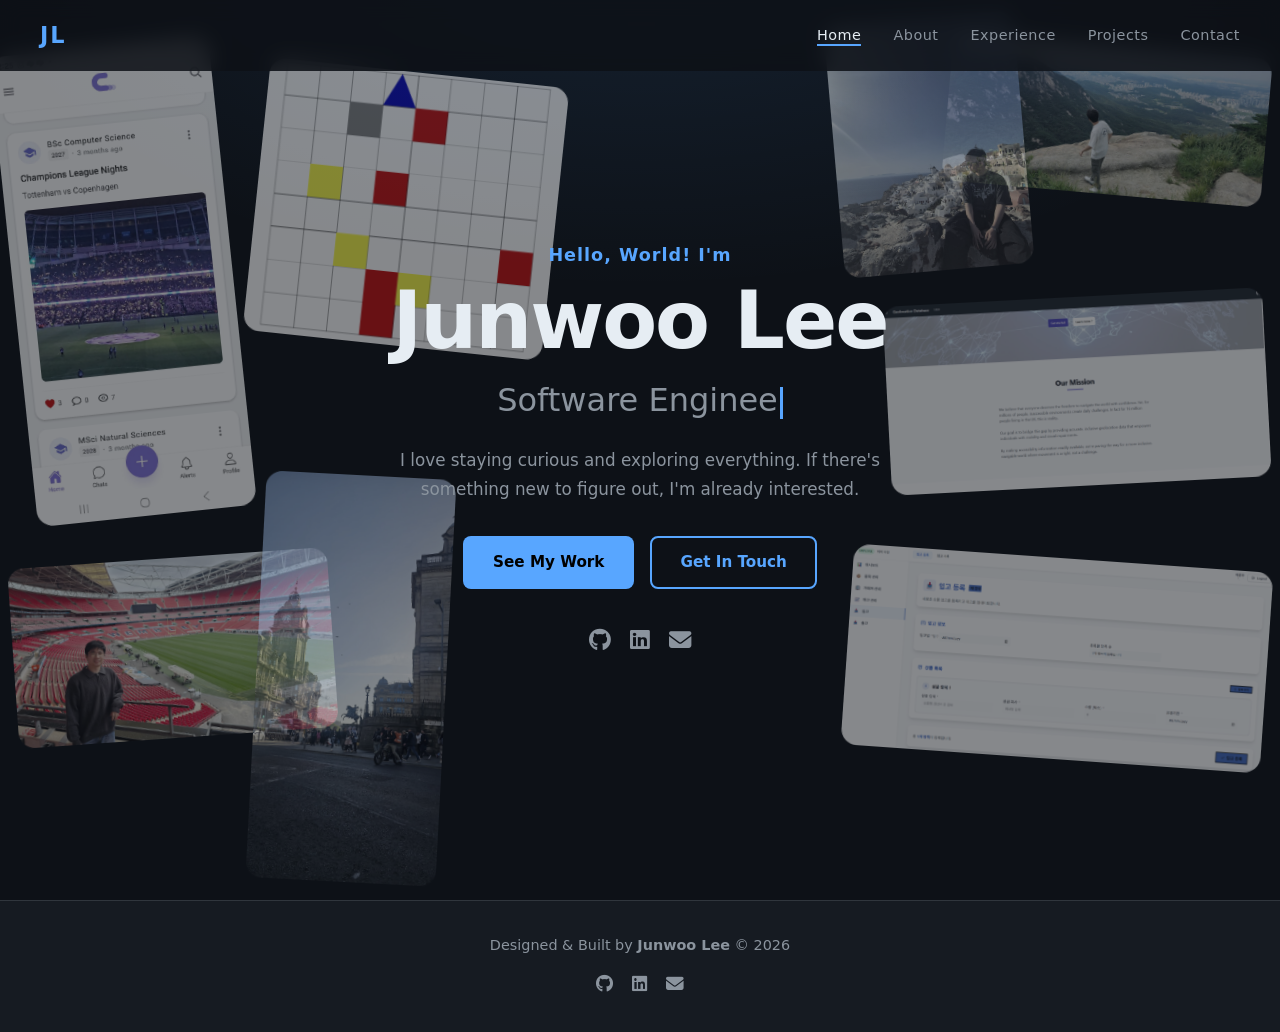
<file: index.html>
<!DOCTYPE html>
<html lang="en">
  <head>
    <meta charset="UTF-8" />
    <meta name="viewport" content="width=device-width, initial-scale=1.0" />
    <title>Junwoo Lee | Home</title>
    <link rel="stylesheet" href="style.css" />
    <link
      rel="stylesheet"
      href="https://cdnjs.cloudflare.com/ajax/libs/font-awesome/6.5.0/css/all.min.css"
    />
  </head>
  <body>
    <!-- ──────────────── NAVBAR ──────────────── -->
    <nav id="navbar">
      <div class="nav-logo">JL</div>
      <ul class="nav-links">
        <li><a href="index.html">Home</a></li>
        <li><a href="about.html">About</a></li>
        <li><a href="experience.html">Experience</a></li>
        <li><a href="projects.html">Projects</a></li>
        <li><a href="contact.html">Contact</a></li>
      </ul>
      <button class="hamburger" id="hamburger" aria-label="Toggle menu">
        <span></span><span></span><span></span>
      </button>
    </nav>

    <!-- ──────────────── HERO ──────────────── -->
    <section id="hero">
      <!-- floating background images -->
      <div class="hero-bg-images" aria-hidden="true">
        <img src="images/Conni_screenshot_1.jpeg"  class="bg-img bg-img--1" alt="" />
        <img src="images/harbour_marine_2.png"  class="bg-img bg-img--2" alt="" />
        <img src="images/travel_3.jpeg"          class="bg-img bg-img--3" alt="" />
        <img src="images/travel_5.jpeg"          class="bg-img bg-img--4" alt="" />
        <img src="images/sys_eng_2.png"          class="bg-img bg-img--5" alt="" />
        <img src="images/C_coursework.png"       class="bg-img bg-img--6" alt="" />
        <img src="images/travel_2.jpeg"          class="bg-img bg-img--7" alt="" />
        <img src="images/travel_1.jpeg"          class="bg-img bg-img--8" alt="" />
      </div>
      <div class="hero-content">
        <p class="hero-greeting">Hello, World! I'm</p>
        <h1 class="hero-name">Junwoo Lee</h1>
        <h2 class="hero-title typing" id="typing-target"></h2>
        <p class="hero-sub">
          I love staying curious and exploring everything.
          If there's something new to figure out, I'm already interested.
        </p>
        <div class="hero-buttons">
          <a href="projects.html" class="btn btn-primary">See My Work</a>
          <a href="contact.html" class="btn btn-outline">Get In Touch</a>
        </div>
        <div class="hero-socials">
          <a
            href="https://github.com/ericlee913"
            target="_blank"
            aria-label="GitHub"
            ><i class="fa-brands fa-github"></i
          ></a>
          <a
            href="https://www.linkedin.com/in/junwoo-leee/"
            target="_blank"
            aria-label="LinkedIn"
            ><i class="fa-brands fa-linkedin"></i
          ></a>
          <a href="mailto:ljunwoo33@gmail.com" aria-label="Email"
            ><i class="fa-solid fa-envelope"></i
          ></a>
        </div>
      </div>
    </section>

    <!-- ──────────────── FOOTER ──────────────── -->
    <footer>
      <p>
        Designed &amp; Built by <strong>Junwoo Lee</strong> &copy;
        <span id="year"></span>
      </p>
      <div class="footer-socials">
        <a href="https://github.com/ericlee913" target="_blank"
          ><i class="fa-brands fa-github"></i
        ></a>
        <a href="https://www.linkedin.com/in/junwoo-leee/" target="_blank"
          ><i class="fa-brands fa-linkedin"></i
        ></a>
        <a href="mailto:ljunwoo33@gmail.com"
          ><i class="fa-solid fa-envelope"></i
        ></a>
      </div>
    </footer>

    <script src="script.js"></script>
  </body>
</html>
</file>
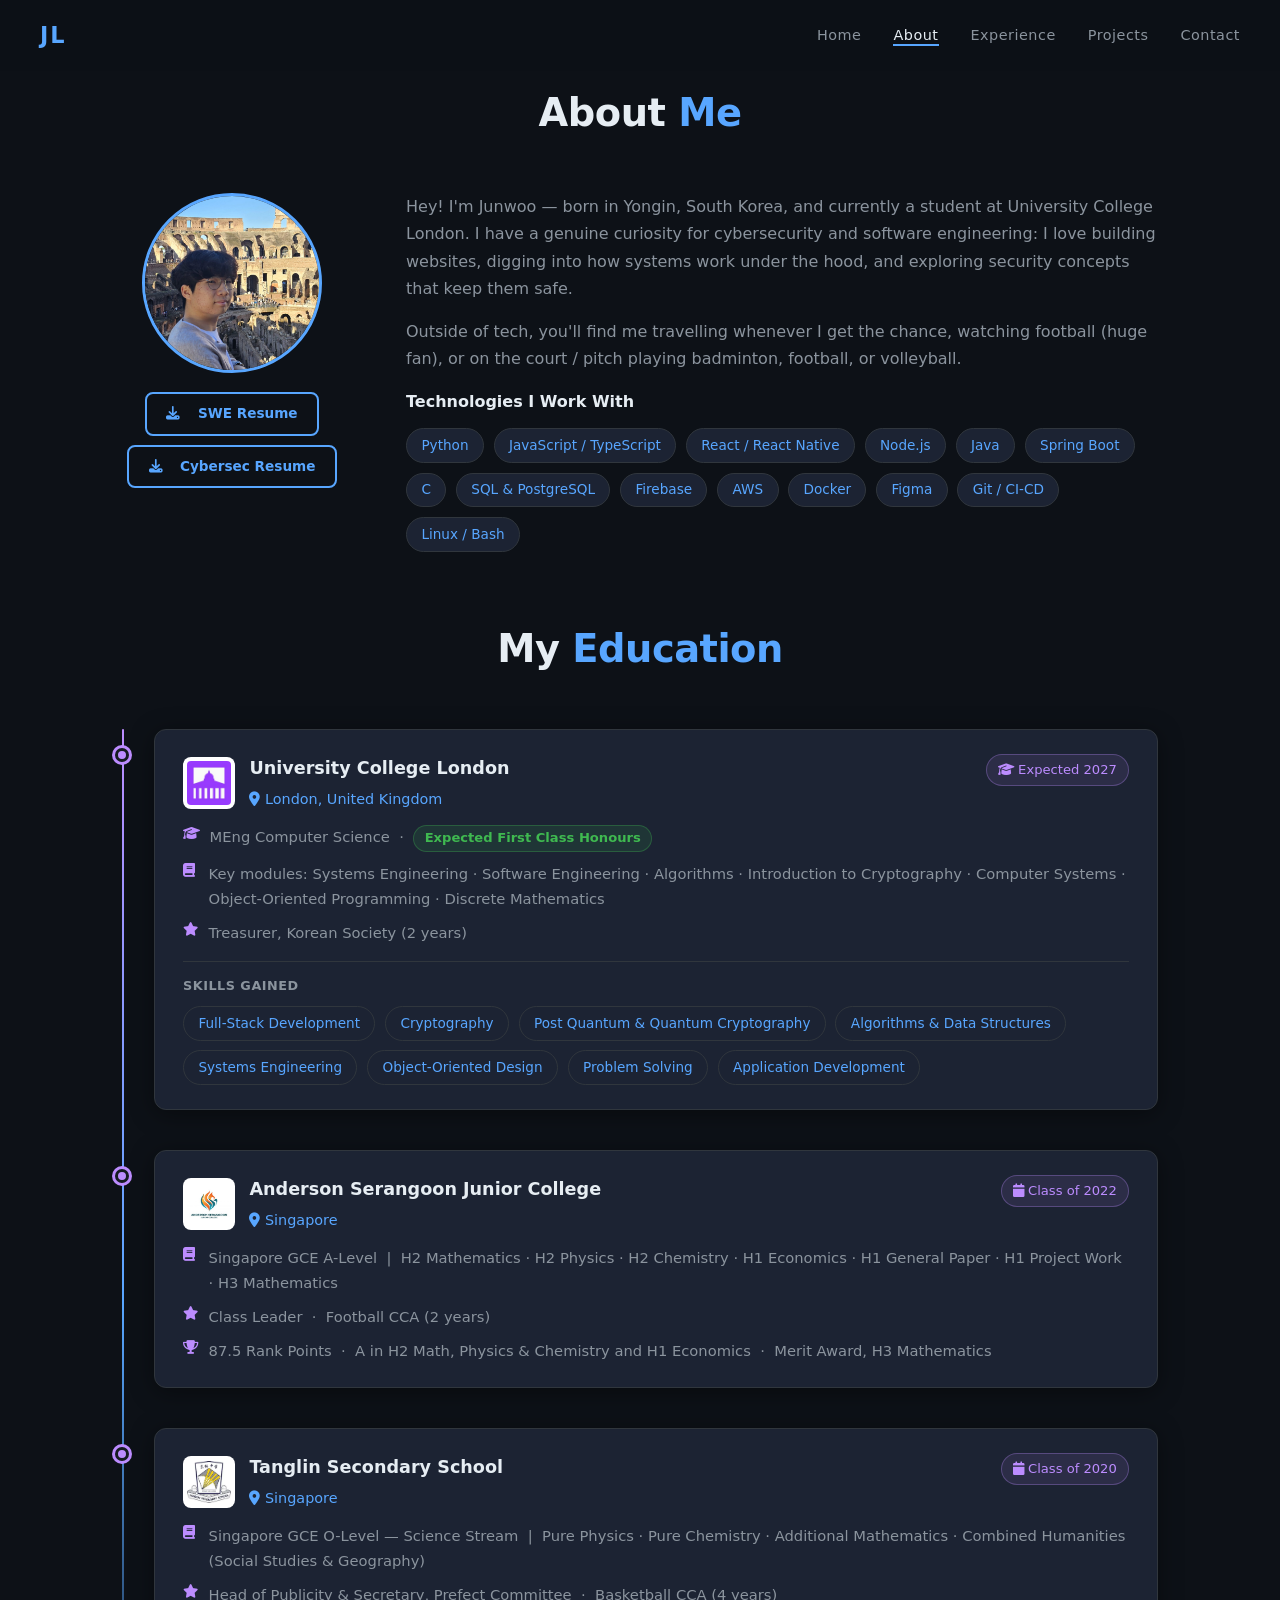
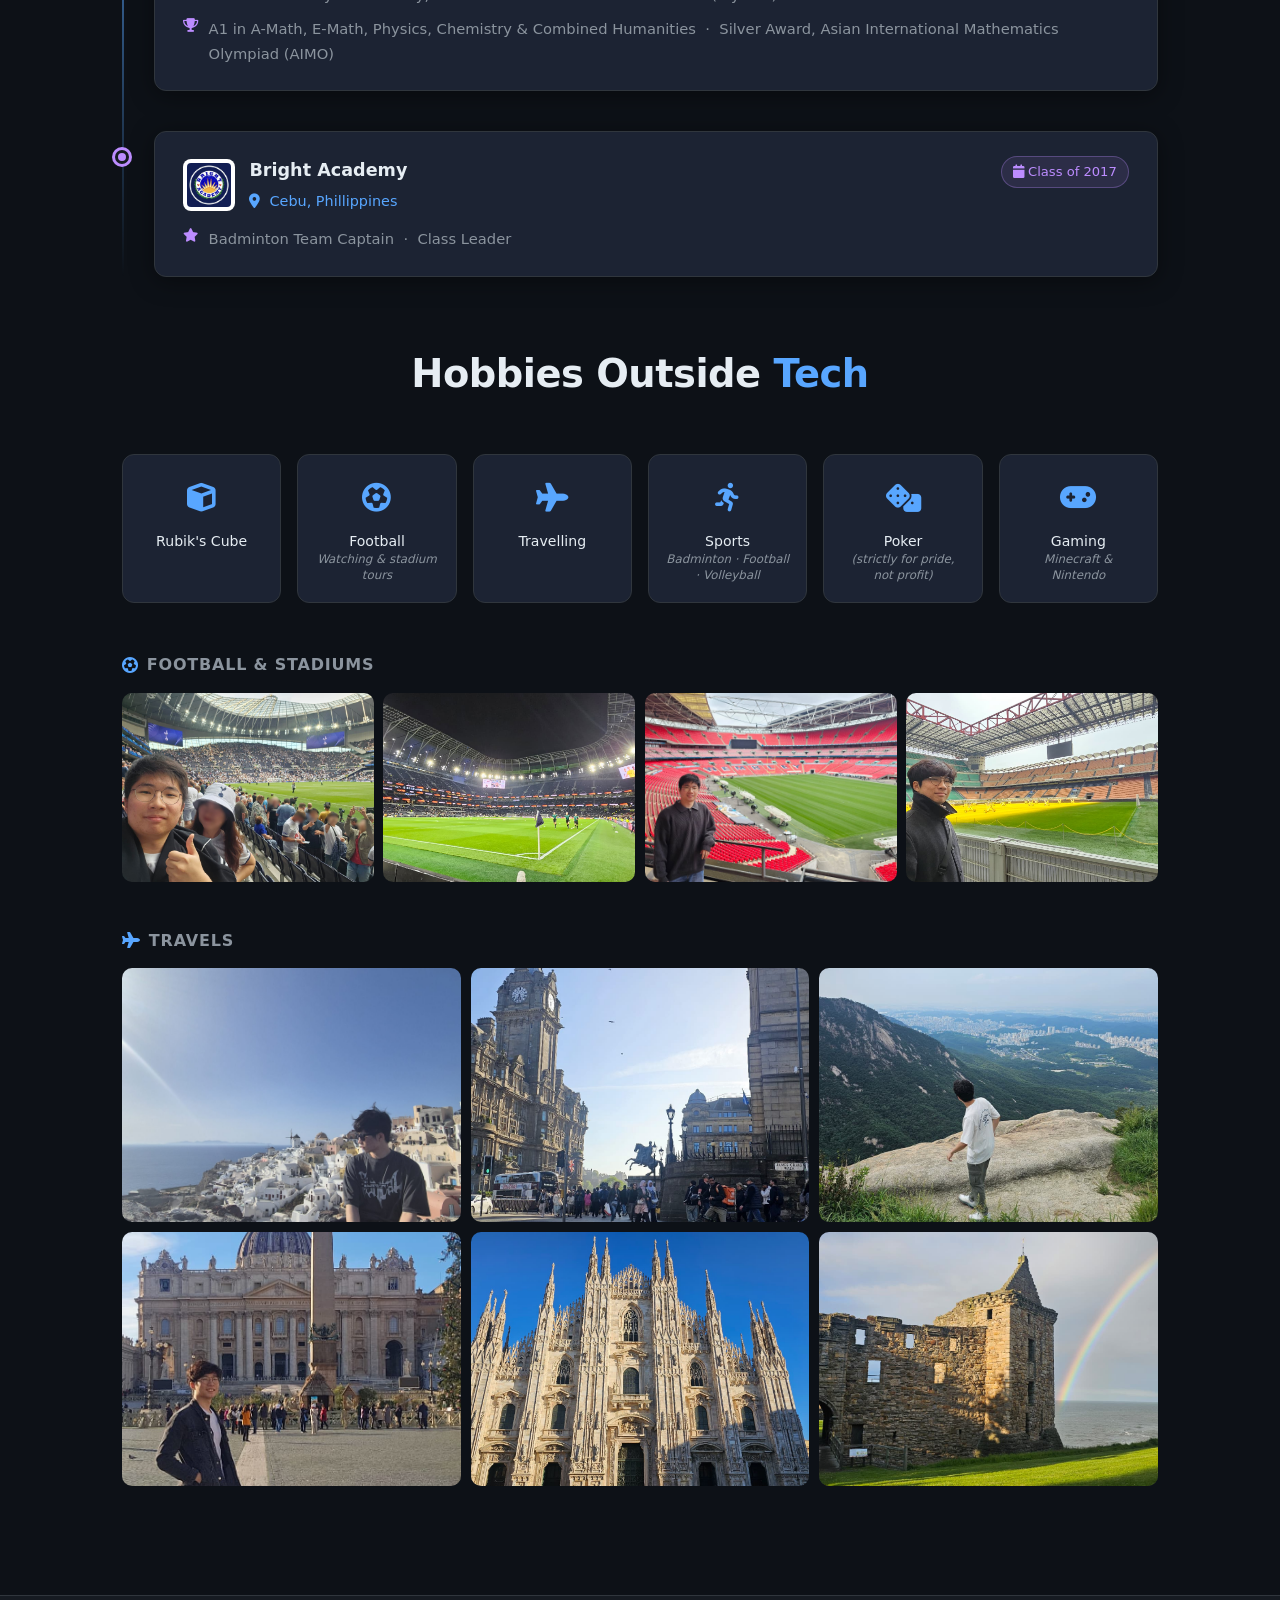
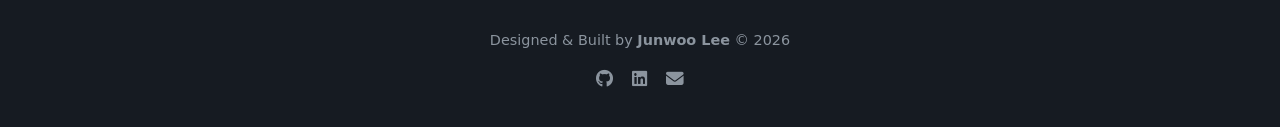
<file: about.html>
<!DOCTYPE html>
<html lang="en">
  <head>
    <meta charset="UTF-8" />
    <meta name="viewport" content="width=device-width, initial-scale=1.0" />
    <title>Junwoo Lee | About</title>
    <link rel="stylesheet" href="style.css" />
    <link
      rel="stylesheet"
      href="https://cdnjs.cloudflare.com/ajax/libs/font-awesome/6.5.0/css/all.min.css"
    />
  </head>
  <body>
    <!-- ──────────────── NAVBAR ──────────────── -->
    <nav id="navbar">
      <div class="nav-logo">JL</div>
      <ul class="nav-links">
        <li><a href="index.html">Home</a></li>
        <li><a href="about.html">About</a></li>
        <li><a href="experience.html">Experience</a></li>
        <li><a href="projects.html">Projects</a></li>
        <li><a href="contact.html">Contact</a></li>
      </ul>
      <button class="hamburger" id="hamburger" aria-label="Toggle menu">
        <span></span><span></span><span></span>
      </button>
    </nav>

    <!-- ──────────────── PAGE CONTENT ──────────────── -->
    <main class="page">
      <div class="container">

        <!-- ── BIO ── -->
        <h2 class="section-title">About <span>Me</span></h2>
        <div class="about-grid reveal">
          <div class="about-avatar">
            <img src="images/Eric.jpg" alt="Junwoo Lee" class="avatar-img" />
            <div class="about-resume-btns">
              <a href="Resume_SWE.pdf" target="_blank" rel="noopener" class="btn btn-outline btn-sm"><i class="fa-solid fa-download"></i>&nbsp; SWE Resume</a>
              <a href="Resume_Cybersecurity.pdf" target="_blank" rel="noopener" class="btn btn-outline btn-sm"><i class="fa-solid fa-download"></i>&nbsp; Cybersec Resume</a>
            </div>
          </div>
          <div class="about-text">
            <p>
              Hey! I'm Junwoo — born in Yongin, South Korea, and currently a
              student at University College London. I have a genuine curiosity
              for cybersecurity and software engineering: I love building
              websites, digging into how systems work under the hood, and
              exploring security concepts that keep them safe.
            </p>
            <p>
              Outside of tech, you'll find me travelling whenever I get the
              chance, watching football (huge fan), or on the court / pitch
              playing badminton, football, or volleyball.
            </p>
            <div class="skills">
              <h3>Technologies I Work With</h3>
              <ul class="skills-list">
                <li>Python</li>
                <li>JavaScript / TypeScript</li>
                <li>React / React Native</li>
                <li>Node.js</li>
                <li>Java</li>
                <li>Spring Boot</li>
                <li>C</li>
                <li>SQL &amp; PostgreSQL</li>
                <li>Firebase</li>
                <li>AWS</li>
                <li>Docker</li>
                <li>Figma</li>
                <li>Git / CI-CD</li>
                <li>Linux / Bash</li>
              </ul>
            </div>
          </div>
        </div>

        <!-- ── EDUCATION ── -->
        <h2 class="section-title" style="margin-top:4rem;">My <span>Education</span></h2>
        <div class="timeline edu-timeline">

          <!-- University College London -->
          <div class="timeline-item reveal">
            <div class="timeline-dot edu-dot"></div>
            <div class="timeline-card">
              <div class="timeline-header">
                <div class="edu-title-row">
                  <img src="images/university_college_london_logo.jpg" alt="UCL logo" class="edu-logo" />
                  <div>
                    <h3 class="job-title">University College London</h3>
                    <p class="job-company">
                      <i class="fa-solid fa-location-dot"></i>&nbsp;London, United Kingdom
                    </p>
                  </div>
                </div>
                <span class="job-date edu-badge">
                  <i class="fa-solid fa-graduation-cap"></i>&nbsp;Expected 2027
                </span>
              </div>
              <ul class="edu-details">
                <li>
                  <i class="fa-solid fa-graduation-cap"></i>
                  <span>MEng Computer Science &nbsp;&middot;&nbsp; <span class="honour-badge">Expected First Class Honours</span></span>
                </li>
                <li>
                  <i class="fa-solid fa-book"></i>
                  <span>Key modules: Systems Engineering &middot; Software Engineering &middot; Algorithms &middot; Introduction to Cryptography &middot; Computer Systems &middot; Object-Oriented Programming &middot;  Discrete Mathematics</span>
                </li>
                <li>
                  <i class="fa-solid fa-star"></i>
                  <span>Treasurer, Korean Society (2 years)</span>
                </li>
              </ul>
              <div class="edu-skills">
                <p class="edu-skills-label">Skills Gained</p>
                <ul class="skills-list">
                  <li>Full-Stack Development</li>
                  <li>Cryptography</li>
                  <li>Post Quantum  & Quantum Cryptography</li>
                  <li>Algorithms &amp; Data Structures</li>
                  <li>Systems Engineering</li>
                  <li>Object-Oriented Design</li>
                  <li>Problem Solving</li>
                  <li>Application Development</li>
                </ul>
              </div>
            </div>
          </div>

          <!-- Anderson Serangoon JC -->
          <div class="timeline-item reveal">
            <div class="timeline-dot edu-dot"></div>
            <div class="timeline-card">
              <div class="timeline-header">
                <div class="edu-title-row">
                  <img src="images/Anderson_serangoon_logo.png" alt="ASRJC logo" class="edu-logo" />
                  <div>
                    <h3 class="job-title">Anderson Serangoon Junior College</h3>
                    <p class="job-company">
                      <i class="fa-solid fa-location-dot"></i>&nbsp;Singapore
                    </p>
                  </div>
                </div>
                <span class="job-date edu-badge">
                  <i class="fa-solid fa-calendar"></i>&nbsp;Class of 2022
                </span>
              </div>
              <ul class="edu-details">
                <li>
                  <i class="fa-solid fa-book"></i>
                  <span>Singapore GCE A-Level &nbsp;|&nbsp; H2 Mathematics &middot; H2 Physics &middot; H2 Chemistry &middot; H1 Economics &middot; H1 General Paper &middot; H1 Project Work &middot; H3 Mathematics</span>
                </li>
                <li>
                  <i class="fa-solid fa-star"></i>
                  <span>Class Leader &nbsp;&middot;&nbsp; Football CCA (2 years)</span>
                </li>
                <li>
                  <i class="fa-solid fa-trophy"></i>
                  <span>87.5 Rank Points &nbsp;&middot;&nbsp; A in H2 Math, Physics &amp; Chemistry and H1 Economics &nbsp;&middot;&nbsp; Merit Award, H3 Mathematics</span>
                </li>
              </ul>
            </div>
          </div>

          <!-- Tanglin Secondary -->
          <div class="timeline-item reveal">
            <div class="timeline-dot edu-dot"></div>
            <div class="timeline-card">
              <div class="timeline-header">
                <div class="edu-title-row">
                  <img src="images/Tanglin_secondary_logo.webp" alt="Tanglin logo" class="edu-logo" />
                  <div>
                    <h3 class="job-title">Tanglin Secondary School</h3>
                    <p class="job-company">
                      <i class="fa-solid fa-location-dot"></i>&nbsp;Singapore
                    </p>
                  </div>
                </div>
                <span class="job-date edu-badge">
                  <i class="fa-solid fa-calendar"></i>&nbsp;Class of 2020
                </span>
              </div>
              <ul class="edu-details">
                <li>
                  <i class="fa-solid fa-book"></i>
                  <span>Singapore GCE O-Level &mdash; Science Stream &nbsp;|&nbsp; Pure Physics &middot; Pure Chemistry &middot; Additional Mathematics &middot; Combined Humanities (Social Studies &amp; Geography)</span>
                </li>
                <li>
                  <i class="fa-solid fa-star"></i>
                  <span>Head of Publicity &amp; Secretary, Prefect Committee &nbsp;&middot;&nbsp; Basketball CCA (4 years)</span>
                </li>
                <li>
                  <i class="fa-solid fa-trophy"></i>
                  <span>A1 in A-Math, E-Math, Physics, Chemistry &amp; Combined Humanities &nbsp;&middot;&nbsp; Silver Award, Asian International Mathematics Olympiad (AIMO)</span>
                </li>
              </ul>
            </div>
          </div>

          <!-- Bright Academy Primary -->
          <div class="timeline-item reveal">
            <div class="timeline-dot edu-dot"></div>
            <div class="timeline-card">
              <div class="timeline-header">
                <div class="edu-title-row">
                  <img src="images/Bright_Academy_logo.webp" alt="Bright Academy logo" class="edu-logo" />
                  <div>
                    <h3 class="job-title">Bright Academy</h3>
                    <p class="job-company">
                      <i class="fa-solid fa-location-dot"></i>&nbsp; Cebu, Phillippines
                    </p>
                  </div>
                </div>
                <span class="job-date edu-badge">
                  <i class="fa-solid fa-calendar"></i>&nbsp;Class of 2017
                </span>
              </div>
              <ul class="edu-details">
                <li>
                  <i class="fa-solid fa-star"></i>
                  <span>Badminton Team Captain &nbsp;&middot;&nbsp; Class Leader</span>
                </li>
              </ul>
            </div>
          </div>

        </div>

        <!-- ── HOBBIES ── -->
        <h2 class="section-title" style="margin-top:4rem;">Hobbies Outside <span>Tech</span></h2>

        <!-- Hobby icon cards -->
        <div class="hobbies-grid reveal">
          <div class="hobby-card">
            <span class="hobby-icon"><i class="fa-solid fa-cube"></i></span>
            <span class="hobby-label">Rubik's Cube</span>
          </div>
          <div class="hobby-card">
            <span class="hobby-icon"><i class="fa-solid fa-futbol"></i></span>
            <span class="hobby-label">Football<span class="hobby-note">Watching &amp; stadium tours</span></span>
          </div>
          <div class="hobby-card">
            <span class="hobby-icon"><i class="fa-solid fa-plane"></i></span>
            <span class="hobby-label">Travelling</span>
          </div>
          <div class="hobby-card">
            <span class="hobby-icon"><i class="fa-solid fa-person-running"></i></span>
            <span class="hobby-label">Sports<span class="hobby-note">Badminton · Football · Volleyball</span></span>
          </div>
          <div class="hobby-card">
            <span class="hobby-icon"><i class="fa-solid fa-dice"></i></span>
            <span class="hobby-label">Poker<span class="hobby-note">(strictly for pride, not profit)</span></span>
          </div>
          <div class="hobby-card">
            <span class="hobby-icon"><i class="fa-solid fa-gamepad"></i></span>
            <span class="hobby-label">Gaming<span class="hobby-note">Minecraft &amp; Nintendo</span></span>
          </div>
        </div>

        <!-- Football & Stadiums photos -->
        <div class="hobby-photo-section reveal">
          <h3 class="hobby-category-title"><i class="fa-solid fa-futbol"></i> Football &amp; Stadiums</h3>
          <div class="hobby-photo-grid">
            <div class="hobby-photo-wrap"><img src="images/travel_6.jpeg" alt="Watching football" /></div>
            <div class="hobby-photo-wrap"><img src="images/travel_9.jpeg" alt="Watching football" /></div>
            <div class="hobby-photo-wrap"><img src="images/travel_5.jpeg" alt="Football stadium" /></div>
            <div class="hobby-photo-wrap"><img src="images/travel_7.jpeg" alt="Football stadium" /></div>
          </div>
        </div>

        <!-- Travel photos -->
        <div class="hobby-photo-section reveal">
          <h3 class="hobby-category-title"><i class="fa-solid fa-plane"></i> Travels</h3>
          <div class="hobby-photo-grid hobby-photo-grid--wide">
            <div class="hobby-photo-wrap"><img src="images/travel_1.jpeg" alt="Travel" /></div>
            <div class="hobby-photo-wrap"><img src="images/travel_2.jpeg" alt="Travel" /></div>
            <div class="hobby-photo-wrap"><img src="images/travel_3.jpeg" alt="Travel" /></div>
            <div class="hobby-photo-wrap"><img src="images/travel_4.jpeg" alt="Travel" /></div>
            <div class="hobby-photo-wrap"><img src="images/travel_8.jpeg" alt="Travel" /></div>
            <div class="hobby-photo-wrap"><img src="images/travel_10.jpeg" alt="Travel" /></div>
          </div>
        </div>

      </div>
    </main>

    <!-- ──────────────── FOOTER ──────────────── -->
    <footer>
      <p>
        Designed &amp; Built by <strong>Junwoo Lee</strong> &copy;
        <span id="year"></span>
      </p>
      <div class="footer-socials">
        <a href="https://github.com/ericlee913" target="_blank"
          ><i class="fa-brands fa-github"></i
        ></a>
        <a href="https://www.linkedin.com/in/junwoo-leee/" target="_blank"
          ><i class="fa-brands fa-linkedin"></i
        ></a>
        <a href="mailto:ljunwoo33@gmail.com"
          ><i class="fa-solid fa-envelope"></i
        ></a>
      </div>
    </footer>

    <script src="script.js"></script>
  </body>
</html>
</file>
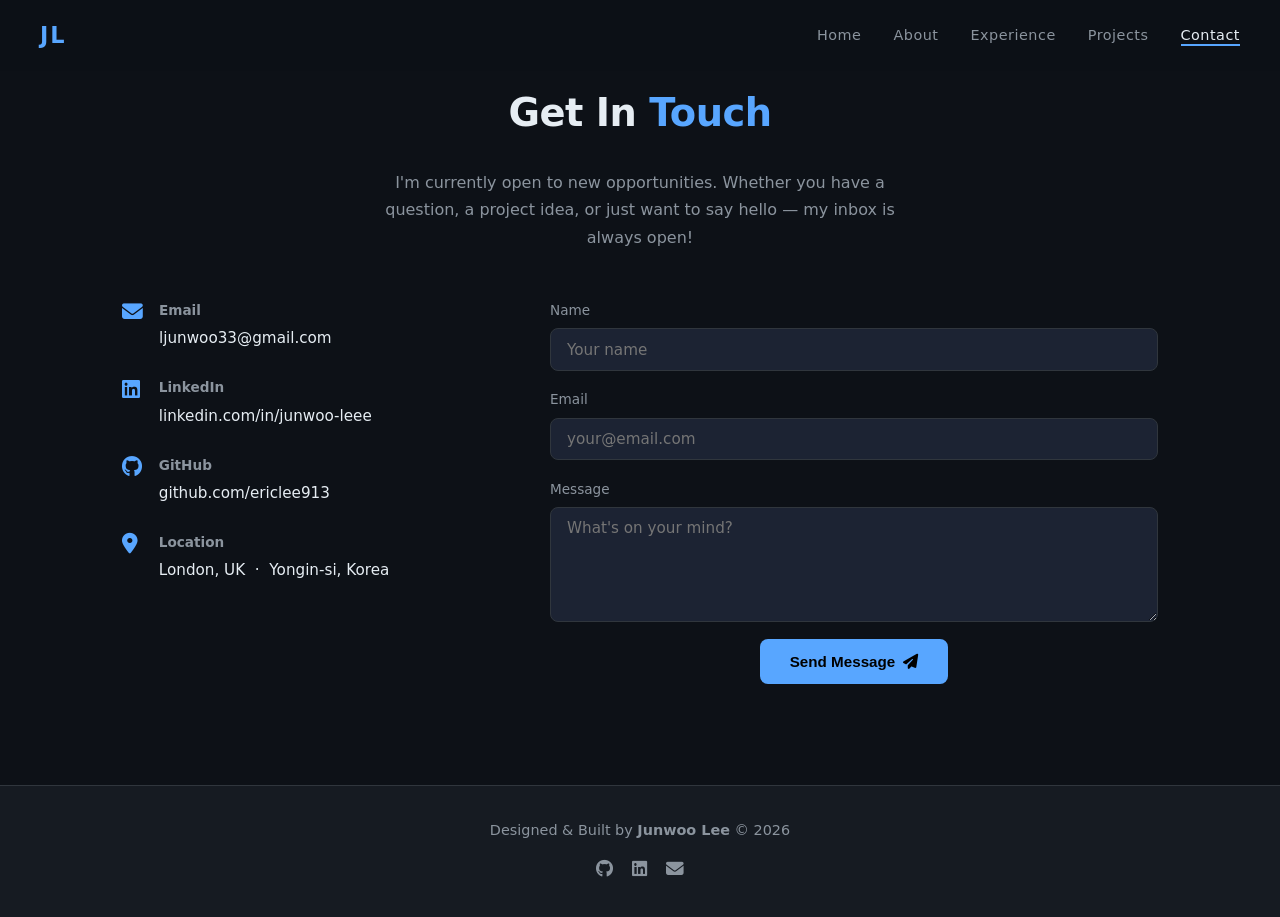
<file: contact.html>
<!DOCTYPE html>
<html lang="en">
  <head>
    <meta charset="UTF-8" />
    <meta name="viewport" content="width=device-width, initial-scale=1.0" />
    <title>Junwoo Lee | Contact</title>
    <link rel="stylesheet" href="style.css" />
    <link
      rel="stylesheet"
      href="https://cdnjs.cloudflare.com/ajax/libs/font-awesome/6.5.0/css/all.min.css"
    />
  </head>
  <body>
    <!-- ──────────────── NAVBAR ──────────────── -->
    <nav id="navbar">
      <div class="nav-logo">JL</div>
      <ul class="nav-links">
        <li><a href="index.html">Home</a></li>
        <li><a href="about.html">About</a></li>
        <li><a href="experience.html">Experience</a></li>
        <li><a href="projects.html">Projects</a></li>
        <li><a href="contact.html">Contact</a></li>
      </ul>
      <button class="hamburger" id="hamburger" aria-label="Toggle menu">
        <span></span><span></span><span></span>
      </button>
    </nav>

    <!-- ──────────────── PAGE CONTENT ──────────────── -->
    <main class="page">
      <div class="container contact-container">
        <h2 class="section-title">Get In <span>Touch</span></h2>
        <p class="contact-lead">
          I'm currently open to new opportunities. Whether you have a question,
          a project idea, or just want to say hello — my inbox is always open!
        </p>
        <div class="contact-grid reveal">
          <div class="contact-info">
            <div class="contact-item">
              <i class="fa-solid fa-envelope"></i>
              <div>
                <h4>Email</h4>
                <a href="mailto:ljunwoo33@gmail.com">ljunwoo33@gmail.com</a>
              </div>
            </div>
            <div class="contact-item">
              <i class="fa-brands fa-linkedin"></i>
              <div>
                <h4>LinkedIn</h4>
                <a href="https://linkedin.com/in/junwoo-leee" target="_blank"
                  >linkedin.com/in/junwoo-leee</a
                >
              </div>
            </div>
            <div class="contact-item">
              <i class="fa-brands fa-github"></i>
              <div>
                <h4>GitHub</h4>
                <a href="https://github.com/ericlee913" target="_blank"
                  >github.com/ericlee913</a
                >
              </div>
            </div>
            <div class="contact-item">
              <i class="fa-solid fa-location-dot"></i>
              <div>
                <h4>Location</h4>
                <span>London, UK &nbsp;&middot;&nbsp; Yongin-si, Korea</span>
              </div>
            </div>
          </div>

          <form class="contact-form" id="contact-form">
            <div class="form-group">
              <label for="name">Name</label>
              <input
                type="text"
                id="name"
                name="name"
                placeholder="Your name"
                required
              />
            </div>
            <div class="form-group">
              <label for="email">Email</label>
              <input
                type="email"
                id="email"
                name="email"
                placeholder="your@email.com"
                required
              />
            </div>
            <div class="form-group">
              <label for="message">Message</label>
              <textarea
                id="message"
                name="message"
                rows="5"
                placeholder="What's on your mind?"
                required
              ></textarea>
            </div>
            <button type="submit" class="btn btn-primary">
              Send Message <i class="fa-solid fa-paper-plane"></i>
            </button>
            <p class="form-note" id="form-status"></p>
          </form>
        </div>
      </div>
    </main>

    <!-- ──────────────── FOOTER ──────────────── -->
    <footer>
      <p>
        Designed &amp; Built by <strong>Junwoo Lee</strong> &copy;
        <span id="year"></span>
      </p>
      <div class="footer-socials">
        <a href="https://github.com/ericlee913" target="_blank"
          ><i class="fa-brands fa-github"></i
        ></a>
        <a href="https://linkedin.com/in/junwoo-leee" target="_blank"
          ><i class="fa-brands fa-linkedin"></i
        ></a>
        <a href="mailto:ljunwoo33@gmail.com"
          ><i class="fa-solid fa-envelope"></i
        ></a>
      </div>
    </footer>

    <script src="script.js"></script>
  </body>
</html>
</file>
<file: style.css>
/* ════════════════════════════════════════
   ROOT & RESET
════════════════════════════════════════ */
:root {
  --bg:        #0d1117;
  --bg-alt:    #161b22;
  --card:      #1c2333;
  --border:    #30363d;
  --accent:    #58a6ff;
  --accent2:   #bc8cff;
  --text:      #e6edf3;
  --text-muted:#8b949e;
  --success:   #3fb950;
  --radius:    12px;
  --shadow:    0 4px 24px rgba(0,0,0,0.4);
  --transition:0.3s ease;
  --font:      'Segoe UI', system-ui, sans-serif;
}

*, *::before, *::after { box-sizing: border-box; margin: 0; padding: 0; }

html { scroll-behavior: smooth; font-size: 16px; }

body {
  font-family: var(--font);
  background: var(--bg);
  color: var(--text);
  line-height: 1.7;
  overflow-x: hidden;
}

a { color: var(--accent); text-decoration: none; transition: color var(--transition); }
a:hover { color: var(--accent2); }
ul { list-style: none; }
img { max-width: 100%; display: block; }

/* ════════════════════════════════════════
   UTILITIES
════════════════════════════════════════ */
.container {
  max-width: 1100px;
  margin: 0 auto;
  padding: 0 2rem;
}

.section { padding: 6rem 0; }
.section-alt { background: var(--bg-alt); }

.section-title {
  font-size: clamp(1.8rem, 4vw, 2.4rem);
  font-weight: 700;
  margin-bottom: 3rem;
  text-align: center;
  letter-spacing: -0.5px;
}
.section-title span { color: var(--accent); }

/* Buttons */
.btn {
  display: inline-flex;
  align-items: center;
  gap: 0.5rem;
  padding: 0.75rem 1.75rem;
  border-radius: 8px;
  font-weight: 600;
  font-size: 0.95rem;
  cursor: pointer;
  transition: all var(--transition);
  border: 2px solid transparent;
}
.btn-primary {
  background: var(--accent);
  color: #000;
}
.btn-primary:hover {
  background: transparent;
  border-color: var(--accent);
  color: var(--accent);
}
.btn-outline {
  background: transparent;
  border-color: var(--accent);
  color: var(--accent);
}
.btn-outline:hover {
  background: var(--accent);
  color: #000;
}
.btn-sm { padding: 0.5rem 1.2rem; font-size: 0.85rem; }

/* Reveal animation
   Content is visible by default.
   When JS runs it adds .js-animate to <body>, which re-hides elements
   so the IntersectionObserver can fade them in cleanly. */
.reveal {
  transition: opacity 0.6s ease, transform 0.6s ease;
}
body.js-animate .reveal {
  opacity: 0;
  transform: translateY(28px);
}
body.js-animate .reveal.visible {
  opacity: 1;
  transform: translateY(0);
}

/* ════════════════════════════════════════
   NAVBAR
════════════════════════════════════════ */
#navbar {
  position: fixed;
  top: 0; left: 0; right: 0;
  z-index: 1000;
  display: flex;
  align-items: center;
  justify-content: space-between;
  padding: 1rem 2.5rem;
  background: rgba(13, 17, 23, 0.85);
  backdrop-filter: blur(10px);
  border-bottom: 1px solid transparent;
  transition: border-color var(--transition), padding var(--transition);
}
#navbar.scrolled {
  border-bottom-color: var(--border);
  padding: 0.7rem 2.5rem;
}
.nav-logo {
  font-size: 1.4rem;
  font-weight: 800;
  color: var(--accent);
  letter-spacing: 2px;
}
.nav-links {
  display: flex;
  gap: 2rem;
}
.nav-links a {
  color: var(--text-muted);
  font-weight: 500;
  font-size: 0.9rem;
  letter-spacing: 0.5px;
  position: relative;
}
.nav-links a::after {
  content: '';
  position: absolute;
  bottom: -3px; left: 0;
  width: 0; height: 2px;
  background: var(--accent);
  transition: width var(--transition);
}
.nav-links a:hover, .nav-links a.active { color: var(--text); }
.nav-links a:hover::after, .nav-links a.active::after { width: 100%; }

/* Hamburger */
.hamburger {
  display: none;
  flex-direction: column;
  gap: 5px;
  background: none;
  border: none;
  cursor: pointer;
  padding: 4px;
}
.hamburger span {
  display: block;
  width: 25px; height: 2px;
  background: var(--text);
  transition: all var(--transition);
  border-radius: 2px;
}
.hamburger.open span:nth-child(1) { transform: translateY(7px) rotate(45deg); }
.hamburger.open span:nth-child(2) { opacity: 0; }
.hamburger.open span:nth-child(3) { transform: translateY(-7px) rotate(-45deg); }

/* ════════════════════════════════════════
   HERO
════════════════════════════════════════ */
#hero {
  min-height: 100vh;
  display: flex;
  flex-direction: column;
  justify-content: center;
  align-items: center;
  text-align: center;
  padding: 0 max(2rem, 8vw);
  position: relative;
  background:
    radial-gradient(ellipse 80% 60% at 50% -10%, rgba(88,166,255,0.12) 0%, transparent 70%),
    var(--bg);
}
.hero-content { max-width: 720px; text-align: center; }
.hero-greeting {
  color: var(--accent);
  font-size: 1.1rem;
  font-weight: 600;
  margin-bottom: 0.4rem;
  letter-spacing: 1px;
}
.hero-name {
  font-size: clamp(2.8rem, 7vw, 5rem);
  font-weight: 800;
  line-height: 1.1;
  letter-spacing: -2px;
  margin-bottom: 0.5rem;
}
.hero-title {
  font-size: clamp(1.3rem, 3vw, 2rem);
  font-weight: 500;
  color: var(--text-muted);
  min-height: 2.5rem;
  margin-bottom: 1.2rem;
}
.hero-title .cursor {
  display: inline-block;
  width: 3px;
  height: 1em;
  background: var(--accent);
  margin-left: 2px;
  animation: blink 1s step-end infinite;
  vertical-align: text-bottom;
}
@keyframes blink { 50% { opacity: 0; } }

.hero-sub {
  color: var(--text-muted);
  font-size: 1.05rem;
  max-width: 540px;
  margin-bottom: 2rem;
}
.hero-buttons { display: flex; gap: 1rem; flex-wrap: wrap; margin-bottom: 2rem; justify-content: center; }
.hero-socials { display: flex; gap: 1.2rem; justify-content: center; }
.hero-socials a {
  font-size: 1.4rem;
  color: var(--text-muted);
  transition: color var(--transition), transform var(--transition);
}
.hero-socials a:hover { color: var(--accent); transform: translateY(-3px); }

/* scroll hint removed — multi-page layout */

/* ════════════════════════════════════════
   MULTI-PAGE WRAPPER
════════════════════════════════════════ */
@keyframes pageIn {
  from { opacity: 0; transform: translateY(18px); }
  to   { opacity: 1; transform: translateY(0); }
}

.page {
  min-height: calc(100vh - 64px - 80px); /* viewport minus navbar & footer */
  padding: 5rem 0 4rem;
  animation: pageIn 0.45s ease both;
}

/* ════════════════════════════════════════
   HERO FLOATING BACKGROUND IMAGES
════════════════════════════════════════ */
.hero-bg-images {
  position: absolute;
  inset: 0;
  overflow: hidden;
  pointer-events: none;
  z-index: 0;
}

.bg-img {
  position: absolute;
  border-radius: 16px;
  opacity: 0.50;
  filter:  grayscale(30%);
  width: 280px;
  height: auto;
  will-change: transform;
}

/* individual placement & animation
   Left column:  Conni (top) · C_coursework (mid) · travel_5 (bottom)
   Right column: travel_3 (top) · sys_eng (mid) · harbour_marine (bottom)
   Center edges: travel_1 (top-center) · travel_2 (bottom-center)        */

.bg-img--1 {          /* Conni — portrait */
  width: 220px;
  top: 5%;
  left: 1%;
  transform: rotate(-6deg);
  animation: floatA 14s ease-in-out infinite;
}
.bg-img--2 {          /* harbour_marine — bottom-right */
  width: 420px;
  top: 62%;
  right: 1%;
  transform: rotate(4deg);
  animation: floatB 17s ease-in-out infinite;
}
.bg-img--3 {          /* travel_3 — top-right */
  width: 320px;
  top: 5%;
  right: 1%;
  transform: rotate(5deg);
  animation: floatC 13s ease-in-out infinite;
}
.bg-img--4 {          /* travel_5 — bottom-left */
  width: 320px;
  top: 62%;
  left: 1%;
  transform: rotate(-4deg);
  animation: floatA 16s ease-in-out infinite reverse;
}
.bg-img--5 {          /* sys_eng — mid-right */
  width: 380px;
  top: 33%;
  right: 1%;
  transform: rotate(-3deg);
  animation: floatD 18s ease-in-out infinite;
}
.bg-img--6 {          /* C_coursework — top-left, next to Conni */
  width: 300px;
  top: 8%;
  left: 20%;
  transform: rotate(6deg);
  animation: floatB 15s ease-in-out infinite reverse;
}
.bg-img--7 {          /* travel_2 — portrait, bottom-center pushed to side */
  width: 190px;
  bottom: 2%;
  left: 20%;
  transform: rotate(3deg);
  animation: floatC 16s ease-in-out infinite reverse;
}
.bg-img--8 {          /* travel_1 — portrait, top-center pushed to side */
  width: 190px;
  top: 2%;
  right: 20%;
  transform: rotate(-5deg);
  animation: floatD 14s ease-in-out infinite reverse;
}

@keyframes floatA {
  0%, 100% { transform: rotate(-6deg) translateY(0px)   translateX(0px);  }
  33%       { transform: rotate(-4deg) translateY(-14px) translateX(6px);  }
  66%       { transform: rotate(-8deg) translateY(8px)  translateX(-5px); }
}
@keyframes floatB {
  0%, 100% { transform: rotate(4deg)  translateY(0px)   translateX(0px);  }
  40%       { transform: rotate(6deg)  translateY(12px)  translateX(-7px); }
  70%       { transform: rotate(2deg)  translateY(-10px) translateX(5px);  }
}
@keyframes floatC {
  0%, 100% { transform: rotate(5deg)  translateY(0px)   translateX(0px);  }
  50%       { transform: rotate(3deg)  translateY(-16px) translateX(8px);  }
}
@keyframes floatD {
  0%, 100% { transform: rotate(-3deg) translateY(0px)   translateX(0px);  }
  45%       { transform: rotate(-5deg) translateY(14px)  translateX(-6px); }
  80%       { transform: rotate(-1deg) translateY(-8px)  translateX(4px);  }
}

/* make sure hero text sits above the images */
.hero-content { position: relative; z-index: 1; }

/* ════════════════════════════════════════
   ABOUT
════════════════════════════════════════ */
.about-grid {
  display: grid;
  grid-template-columns: 220px 1fr;
  gap: 4rem;
  align-items: start;
}
.about-avatar {
  display: flex;
  flex-direction: column;
  align-items: center;
  gap: 1.2rem;
}
.avatar-placeholder {
  width: 180px; height: 180px;
  border-radius: 50%;
  background: var(--card);
  border: 3px solid var(--accent);
  display: flex;
  align-items: center;
  justify-content: center;
  font-size: 5rem;
  color: var(--text-muted);
}
/* swap avatar-placeholder with <img class="avatar-img"> when you have a photo */
.avatar-img {
  width: 180px; height: 180px;
  border-radius: 50%;
  object-fit: cover;
  border: 3px solid var(--accent);
}
.about-resume-btns {
  display: flex;
  flex-direction: column;
  gap: 0.6rem;
  width: 100%;
  align-items: center;
}
.about-text p { color: var(--text-muted); margin-bottom: 1rem; }
.skills h3 { font-size: 1rem; margin-bottom: 0.8rem; color: var(--text); }
.skills-list {
  display: flex;
  flex-wrap: wrap;
  gap: 0.6rem;
}
.skills-list li {
  background: var(--card);
  border: 1px solid var(--border);
  color: var(--accent);
  padding: 0.3rem 0.9rem;
  border-radius: 20px;
  font-size: 0.85rem;
  font-weight: 500;
  transition: all var(--transition);
}
.skills-list li:hover {
  background: var(--accent);
  color: #000;
  border-color: var(--accent);
}

/* ════════════════════════════════════════
   EXPERIENCE / TIMELINE
════════════════════════════════════════ */
.timeline {
  position: relative;
  padding-left: 2rem;
}
.timeline::before {
  content: '';
  position: absolute;
  left: 0; top: 0; bottom: 0;
  width: 2px;
  background: linear-gradient(to bottom, var(--accent), var(--accent2), transparent);
  border-radius: 2px;
}
.timeline-item {
  position: relative;
  margin-bottom: 2.5rem;
}
.timeline-dot {
  position: absolute;
  left: -2.45rem; top: 1.2rem;
  width: 14px; height: 14px;
  border-radius: 50%;
  background: var(--accent);
  border: 3px solid var(--bg-alt);
  box-shadow: 0 0 0 3px var(--accent);
}
.timeline-card {
  background: var(--card);
  border: 1px solid var(--border);
  border-radius: var(--radius);
  padding: 1.5rem 1.75rem;
  box-shadow: var(--shadow);
  transition: border-color var(--transition), transform var(--transition);
}
.timeline-card:hover {
  border-color: var(--accent);
  transform: translateX(4px);
}
.timeline-header {
  display: flex;
  justify-content: space-between;
  align-items: flex-start;
  flex-wrap: wrap;
  gap: 0.5rem;
  margin-bottom: 0.8rem;
}
.job-title { font-size: 1.1rem; font-weight: 700; }
.job-company { color: var(--accent); font-size: 0.9rem; margin-top: 0.2rem; }
.job-date {
  font-size: 0.82rem;
  color: var(--text-muted);
  background: var(--bg-alt);
  border: 1px solid var(--border);
  padding: 0.25rem 0.7rem;
  border-radius: 20px;
  white-space: nowrap;
}
.job-bullets {
  list-style: disc;
  padding-left: 1.2rem;
  color: var(--text-muted);
  font-size: 0.92rem;
  margin-bottom: 1rem;
}
.job-bullets li { margin-bottom: 0.4rem; }
.job-tags { display: flex; flex-wrap: wrap; gap: 0.5rem; }
.job-tags span {
  font-size: 0.78rem;
  background: rgba(88,166,255,0.1);
  color: var(--accent);
  border: 1px solid rgba(88,166,255,0.25);
  padding: 0.2rem 0.7rem;
  border-radius: 4px;
}

/* ════════════════════════════════════════
   EXPERIENCE CARDS (clickable)
════════════════════════════════════════ */
.exp-card {
  cursor: pointer;
  transition: border-color var(--transition), box-shadow var(--transition), transform var(--transition);
}
.exp-card:hover {
  border-color: var(--accent);
  box-shadow: 0 0 0 1px var(--accent);
  transform: translateX(4px);
}
.exp-header-right {
  display: flex;
  align-items: center;
  gap: 0.7rem;
  flex-shrink: 0;
}
.exp-arrow {
  color: var(--text-muted);
  font-size: 0.85rem;
  transition: transform 0.25s ease, color 0.2s;
  flex-shrink: 0;
}
.exp-card:hover .exp-arrow {
  transform: translateX(4px);
  color: var(--accent);
}
/* Preview bullets shown on the card before clicking */
.card-preview {
  list-style: disc;
  padding-left: 1.2rem;
  margin: 0.7rem 0 0.8rem;
  color: var(--text-muted);
  font-size: 0.88rem;
  line-height: 1.6;
}
.card-preview li { margin-bottom: 0.2rem; }
/* IXN dot & badge */
.timeline-dot.ixn-dot {
  background: var(--accent2);
  box-shadow: 0 0 0 4px rgba(188,140,255,0.2);
}
.ixn-badge {
  font-size: 0.78rem;
  background: rgba(188,140,255,0.12);
  color: var(--accent2);
  border: 1px solid rgba(188,140,255,0.3);
  padding: 0.25rem 0.7rem;
  border-radius: 20px;
  white-space: nowrap;
}

/* ════════════════════════════════════════
   EXPERIENCE FULL-SCREEN PANEL
════════════════════════════════════════ */
.exp-panel {
  position: fixed;
  inset: 0;
  background: var(--bg);
  z-index: 999; /* below navbar (1000) so navbar stays on top */
  overflow-y: auto;
  transform: translateY(100%);
  transition: transform 0.5s cubic-bezier(0.4, 0, 0.2, 1);
}
.exp-panel.is-active {
  transform: translateY(0);
}
/* sticky top bar accounts for the fixed navbar height (~64px) */
.exp-panel-topbar {
  position: sticky;
  top: 0;
  z-index: 10;
  background: rgba(13,17,23,0.92);
  backdrop-filter: blur(10px);
  border-bottom: 1px solid var(--border);
  padding: 68px 2.5rem 0.9rem;  /* 68px pushes content below navbar */
}
.exp-panel-back {
  display: inline-flex;
  align-items: center;
  gap: 0.5rem;
  background: none;
  border: 1px solid var(--border);
  color: var(--text-muted);
  font-size: 0.88rem;
  padding: 0.4rem 0.9rem;
  border-radius: 6px;
  cursor: pointer;
  transition: border-color var(--transition), color var(--transition);
}
.exp-panel-back:hover {
  border-color: var(--accent);
  color: var(--accent);
}
.exp-panel-body {
  padding: 3rem 0 5rem;
}
.exp-panel-hero {
  margin-bottom: 2.5rem;
}
.exp-panel-title {
  font-size: clamp(1.8rem, 4vw, 2.6rem);
  font-weight: 800;
  margin: 0.5rem 0 0.4rem;
  line-height: 1.15;
}
.exp-panel-company {
  color: var(--accent);
  font-size: 1rem;
  margin-bottom: 1rem;
}
.exp-panel-divider {
  border: none;
  border-top: 1px solid var(--border);
  margin: 2rem 0;
}
.exp-panel-section {
  font-size: 0.8rem;
  font-weight: 700;
  letter-spacing: 0.08em;
  text-transform: uppercase;
  color: var(--text-muted);
  margin: 2rem 0 0.8rem;
}
.exp-panel-text {
  color: var(--text-muted);
  font-size: 0.97rem;
  line-height: 1.8;
}
.exp-panel-bullets {
  margin-top: 0.4rem;
}
/* photo grid inside panel */
.exp-panel-photos {
  display: flex;
  flex-direction: column;
  gap: 1.2rem;
  margin-top: 0.6rem;
}
.exp-panel-photo {
  border-radius: 10px;
  overflow: hidden;
  background: var(--card);
  width: 100%;
  max-width: 920px;
  margin: 0 auto;
}
.exp-panel-photo img {
  width: 100%;
  height: auto;
  display: block;
  border-radius: 10px;
  cursor: zoom-in;
  transition: opacity 0.2s;
}
.exp-panel-photo img:hover { opacity: 0.85; }

/* ── Paper Preview ── */
.paper-preview-link {
  display: block;
  text-decoration: none;
  margin-top: 0.8rem;
  max-width: 560px;
}
.paper-preview-wrap {
  position: relative;
  border-radius: 10px;
  overflow: hidden;
  border: 1px solid var(--border);
  cursor: pointer;
}
.paper-preview-img {
  width: 100%;
  display: block;
  transition: filter 0.3s ease, transform 0.3s ease;
}
.paper-preview-wrap:hover .paper-preview-img {
  filter: brightness(0.35);
  transform: scale(1.02);
}
.paper-preview-overlay {
  position: absolute;
  inset: 0;
  display: flex;
  flex-direction: column;
  align-items: center;
  justify-content: center;
  gap: 0.6rem;
  color: #fff;
  font-size: 1.1rem;
  font-weight: 600;
  opacity: 0;
  transition: opacity 0.3s ease;
  pointer-events: none;
}
.paper-preview-overlay i { font-size: 2.2rem; color: var(--accent); }
.paper-preview-wrap:hover .paper-preview-overlay { opacity: 1; }

/* ── Lightbox ── */
.lightbox-overlay {
  display: none;
  position: fixed;
  inset: 0;
  background: rgba(0,0,0,0.88);
  z-index: 2000;
  align-items: center;
  justify-content: center;
  padding: 1.5rem;
  cursor: zoom-out;
}
.lightbox-overlay.is-open { display: flex; }
.lightbox-overlay img {
  max-width: 90vw;
  max-height: 90vh;
  border-radius: 10px;
  object-fit: contain;
  box-shadow: 0 8px 48px rgba(0,0,0,0.6);
  cursor: default;
}
.lightbox-close {
  position: absolute;
  top: 1.2rem;
  right: 1.5rem;
  background: none;
  border: none;
  color: #fff;
  font-size: 2rem;
  cursor: pointer;
  line-height: 1;
  opacity: 0.8;
  transition: opacity 0.2s;
}
.lightbox-close:hover { opacity: 1; }
/* IXN sub-cards inside panel */
.ixn-sub-card {
  background: var(--card);
  border: 1px solid var(--border);
  border-radius: var(--radius);
  padding: 1.2rem 1.4rem;
  margin-bottom: 1rem;
}
.ixn-sub-header {
  display: flex;
  justify-content: space-between;
  align-items: flex-start;
  flex-wrap: wrap;
  gap: 0.5rem;
  margin-bottom: 0.8rem;
}

/* ════════════════════════════════════════
   PROJECTS
════════════════════════════════════════ */
.projects-grid {
  display: grid;
  grid-template-columns: repeat(auto-fill, minmax(260px, 1fr));
  gap: 1.5rem;
}
.project-card {
  background: var(--card);
  border: 1px solid var(--border);
  border-radius: var(--radius);
  padding: 1.5rem;
  display: flex;
  flex-direction: column;
  gap: 0.75rem;
  box-shadow: var(--shadow);
  transition: border-color var(--transition), transform var(--transition);
  position: relative;
}
.project-card::after {
  content: '\f061'; /* fa-arrow-right */
  font-family: 'Font Awesome 6 Free';
  font-weight: 900;
  position: absolute;
  bottom: 1.1rem;
  right: 1.2rem;
  font-size: 0.78rem;
  color: var(--text-muted);
  opacity: 0;
  transform: translateX(-4px);
  transition: opacity 0.2s ease, transform 0.2s ease, color 0.2s ease;
}
.project-card:hover {
  border-color: var(--accent);
  transform: translateY(-6px);
}
.project-card:hover::after {
  opacity: 1;
  transform: translateX(0);
  color: var(--accent);
}
.project-top {
  display: flex;
  justify-content: space-between;
  align-items: center;
}
.project-icon { font-size: 2rem; color: var(--accent); }
.project-links { display: flex; gap: 1rem; }
.project-links a {
  font-size: 1.1rem;
  color: var(--text-muted);
  transition: color var(--transition);
}
.project-links a:hover { color: var(--accent); }
.project-card h3 { font-size: 1.05rem; font-weight: 700; }
.project-card p { color: var(--text-muted); font-size: 0.9rem; flex: 1; }
.project-tags {
  display: flex;
  flex-wrap: wrap;
  gap: 0.5rem;
  margin-top: auto;
}
.project-tags li {
  font-size: 0.78rem;
  color: var(--text-muted);
  font-family: monospace;
}
.project-tags li::before { content: '#'; color: var(--accent); margin-right: 2px; }

/* ════════════════════════════════════════
   CONTACT
════════════════════════════════════════ */
.contact-lead {
  text-align: center;
  color: var(--text-muted);
  max-width: 560px;
  margin: -1.5rem auto 3rem;
}
.contact-grid {
  display: grid;
  grid-template-columns: 1fr 1.6fr;
  gap: 3rem;
  align-items: start;
}
.contact-info { display: flex; flex-direction: column; gap: 1.5rem; }
.contact-item {
  display: flex;
  align-items: flex-start;
  gap: 1rem;
}
.contact-item > i {
  font-size: 1.3rem;
  color: var(--accent);
  margin-top: 0.15rem;
  min-width: 1.3rem;
}
.contact-item h4 { font-size: 0.85rem; color: var(--text-muted); margin-bottom: 0.15rem; }
.contact-item a, .contact-item span { font-size: 0.95rem; color: var(--text); }
.contact-item a:hover { color: var(--accent); }

/* Form */
.contact-form { display: flex; flex-direction: column; gap: 1.1rem; }
.contact-form .form-group { width: 100%; }
.contact-form .form-note { width: 100%; }
.contact-form button[type="submit"] {
  align-self: center;
  min-width: 180px;
  justify-content: center;
}
.form-group { display: flex; flex-direction: column; gap: 0.4rem; }
.form-group label { font-size: 0.85rem; color: var(--text-muted); font-weight: 500; }
.form-group input,
.form-group textarea {
  background: var(--card);
  border: 1px solid var(--border);
  border-radius: 8px;
  padding: 0.7rem 1rem;
  color: var(--text);
  font-size: 0.95rem;
  font-family: var(--font);
  resize: vertical;
  transition: border-color var(--transition);
  outline: none;
}
.form-group input:focus,
.form-group textarea:focus { border-color: var(--accent); }
.form-note {
  font-size: 0.85rem;
  color: var(--success);
  min-height: 1.2rem;
}

/* ════════════════════════════════════════
   EDUCATION TIMELINE
════════════════════════════════════════ */
.edu-timeline::before {
  background: linear-gradient(to bottom, var(--accent2), var(--accent), transparent);
}
.edu-dot {
  background: var(--accent2) !important;
  box-shadow: 0 0 0 3px var(--accent2) !important;
}
.edu-badge {
  background: rgba(188,140,255,0.1);
  border-color: rgba(188,140,255,0.3);
  color: var(--accent2);
}
.edu-details {
  list-style: none;
  padding: 0;
  display: flex;
  flex-direction: column;
  gap: 0.55rem;
  margin-top: 0.6rem;
}
.edu-details li {
  display: flex;
  align-items: flex-start;
  gap: 0.6rem;
  font-size: 0.92rem;
  color: var(--text-muted);
}
.edu-details li i {
  color: var(--accent2);
  margin-top: 0.18rem;
  min-width: 1rem;
  font-size: 0.85rem;
}
.edu-skills {
  margin-top: 1rem;
  padding-top: 0.8rem;
  border-top: 1px solid var(--border);
}
.edu-skills-label {
  font-size: 0.8rem;
  color: var(--text-muted);
  font-weight: 600;
  letter-spacing: 0.5px;
  text-transform: uppercase;
  margin-bottom: 0.6rem;
}
.honour-badge {
  display: inline-block;
  background: rgba(63,185,80,0.12);
  color: var(--success);
  border: 1px solid rgba(63,185,80,0.3);
  border-radius: 20px;
  padding: 0.1rem 0.65rem;
  font-size: 0.82rem;
  font-weight: 600;
}
.edu-title-row {
  display: flex;
  align-items: center;
  gap: 0.9rem;
}
.edu-logo {
  width: 52px;
  height: 52px;
  object-fit: contain;
  border-radius: 8px;
  background: #fff;
  padding: 4px;
  flex-shrink: 0;
}

/* ════════════════════════════════════════
   HOBBIES
════════════════════════════════════════ */
.hobbies-grid {
  display: grid;
  grid-template-columns: repeat(auto-fill, minmax(155px, 1fr));
  gap: 1rem;
  margin-bottom: 3rem;
}
.hobby-card {
  background: var(--card);
  border: 1px solid var(--border);
  border-radius: 12px;
  padding: 1.2rem 1rem;
  display: flex;
  flex-direction: column;
  align-items: center;
  gap: 0.55rem;
  text-align: center;
  transition: border-color var(--transition), transform var(--transition);
}
.hobby-card:hover {
  border-color: var(--accent);
  transform: translateY(-3px);
}
.hobby-icon {
  font-size: 1.8rem;
  color: var(--accent);
}
.hobby-label {
  font-size: 0.88rem;
  font-weight: 500;
  color: var(--text);
  line-height: 1.3;
}
.hobby-note {
  display: block;
  font-size: 0.74rem;
  color: var(--text-muted);
  font-style: italic;
  margin-top: 0.15rem;
}
.hobby-photo-section {
  margin-bottom: 2.8rem;
}
.hobby-category-title {
  font-size: 1rem;
  font-weight: 600;
  color: var(--text-muted);
  text-transform: uppercase;
  letter-spacing: 0.05em;
  margin-bottom: 0.9rem;
  display: flex;
  align-items: center;
  gap: 0.5rem;
}
.hobby-category-title i { color: var(--accent); }
.hobby-photo-grid {
  display: grid;
  grid-template-columns: repeat(4, 1fr);
  gap: 0.6rem;
}
.hobby-photo-grid--wide {
  grid-template-columns: repeat(3, 1fr);
}
.hobby-photo-wrap {
  border-radius: 10px;
  overflow: hidden;
  aspect-ratio: 4 / 3;
  background: var(--card);
}
.hobby-photo-wrap img {
  width: 100%;
  height: 100%;
  object-fit: cover;
  display: block;
  transition: transform 0.4s ease;
}
.hobby-photo-wrap:hover img { transform: scale(1.06); }

/* ════════════════════════════════════════
   FOOTER
════════════════════════════════════════ */
footer {
  background: var(--bg-alt);
  border-top: 1px solid var(--border);
  padding: 2rem;
  text-align: center;
  display: flex;
  flex-direction: column;
  align-items: center;
  gap: 0.8rem;
}
footer p { color: var(--text-muted); font-size: 0.9rem; }
.footer-socials { display: flex; gap: 1.2rem; }
.footer-socials a { color: var(--text-muted); font-size: 1.1rem; transition: color var(--transition); }
.footer-socials a:hover { color: var(--accent); }

/* ════════════════════════════════════════
   RESPONSIVE
════════════════════════════════════════ */
@media (max-width: 768px) {
  .hamburger { display: flex; }
  .nav-links {
    display: none;
    position: absolute;
    top: 100%; left: 0; right: 0;
    flex-direction: column;
    background: var(--bg-alt);
    border-top: 1px solid var(--border);
    padding: 1.5rem 2rem;
    gap: 1.2rem;
  }
  .nav-links.open { display: flex; }
  .nav-links a { font-size: 1rem; }

  #hero { padding: 0 1.5rem; }
  .hero-buttons { flex-direction: column; align-items: center; }

  .about-grid {
    grid-template-columns: 1fr;
    gap: 2rem;
    text-align: center;
  }
  .about-avatar { align-items: center; }
  .skills-list { justify-content: center; }

  .timeline { padding-left: 1.5rem; }
  .timeline-dot { left: -1.9rem; }
  .timeline-header { flex-direction: column; }

  .contact-grid { grid-template-columns: 1fr; }

  .hobby-photo-grid { grid-template-columns: repeat(2, 1fr); }
  .hobby-photo-grid--wide { grid-template-columns: repeat(2, 1fr); }
}

@media (max-width: 480px) {
  .section { padding: 4rem 0; }
  .projects-grid { grid-template-columns: 1fr; }
}
</file>
